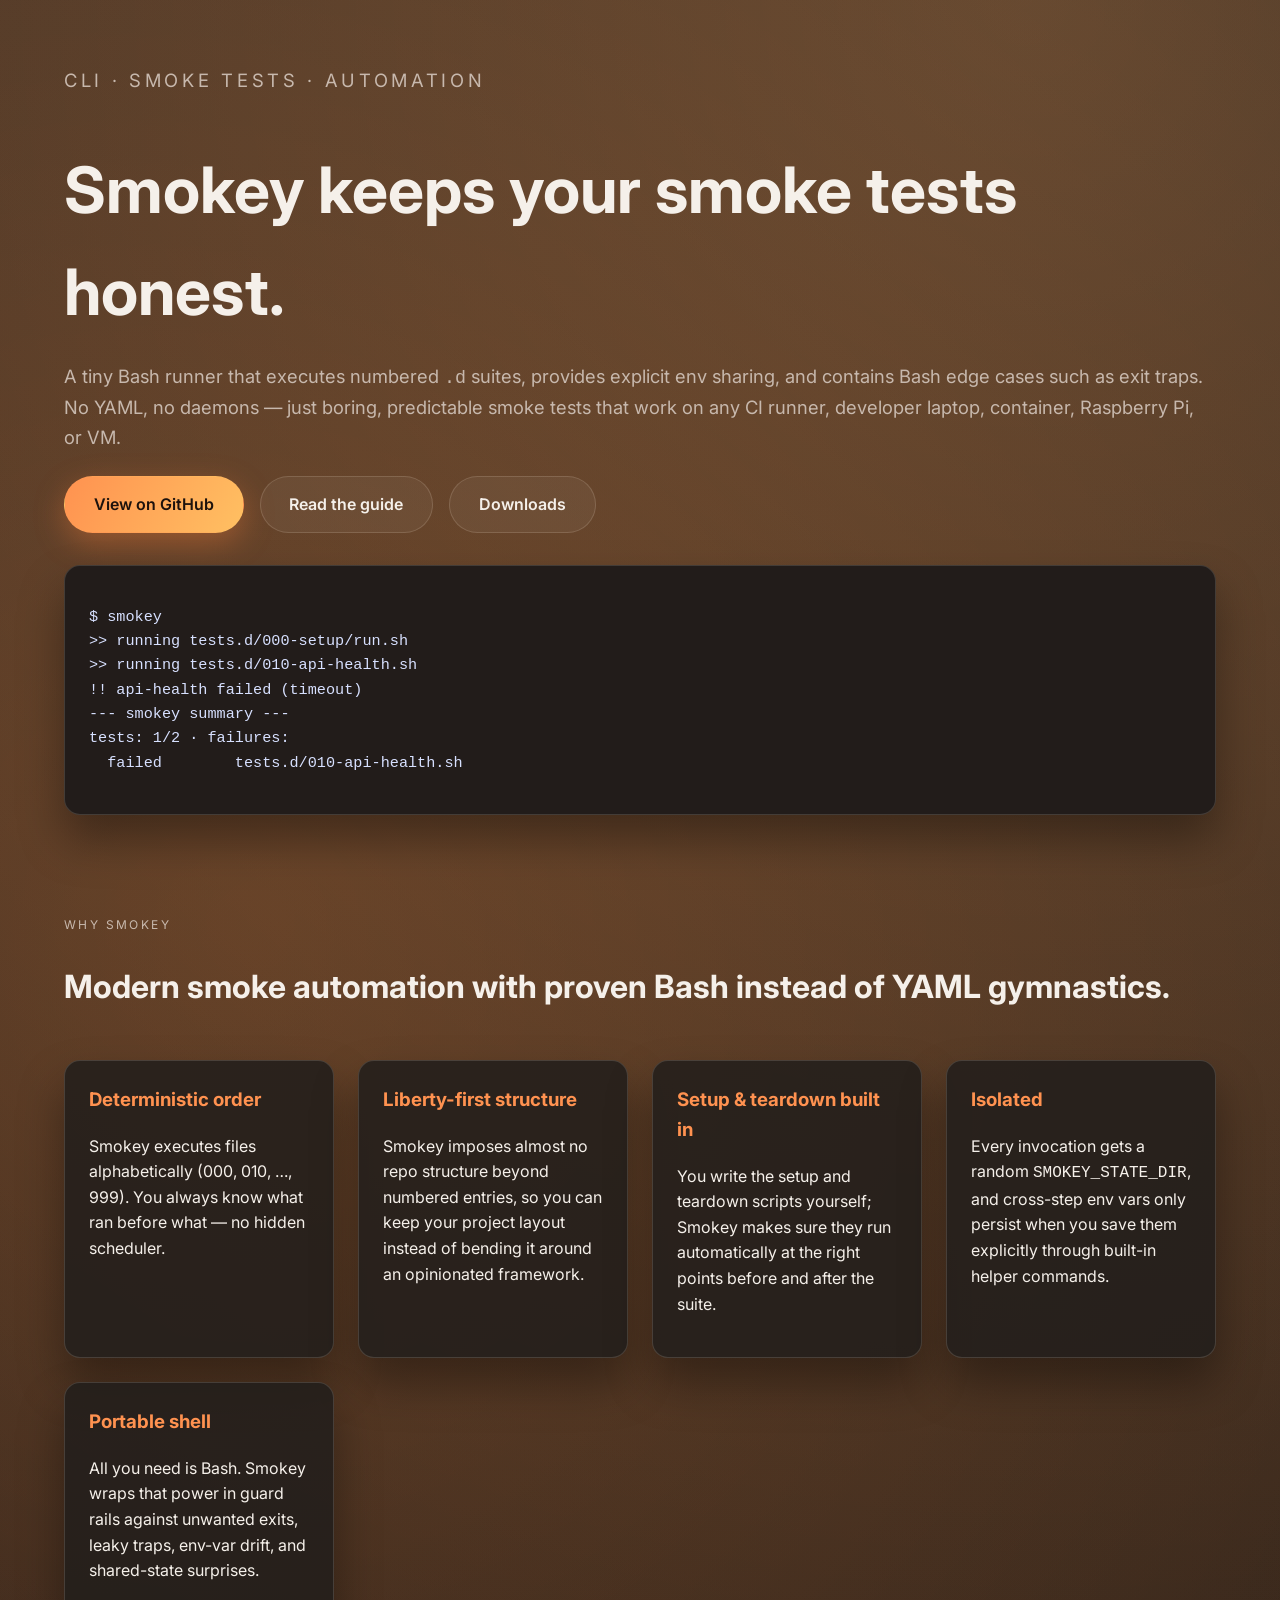
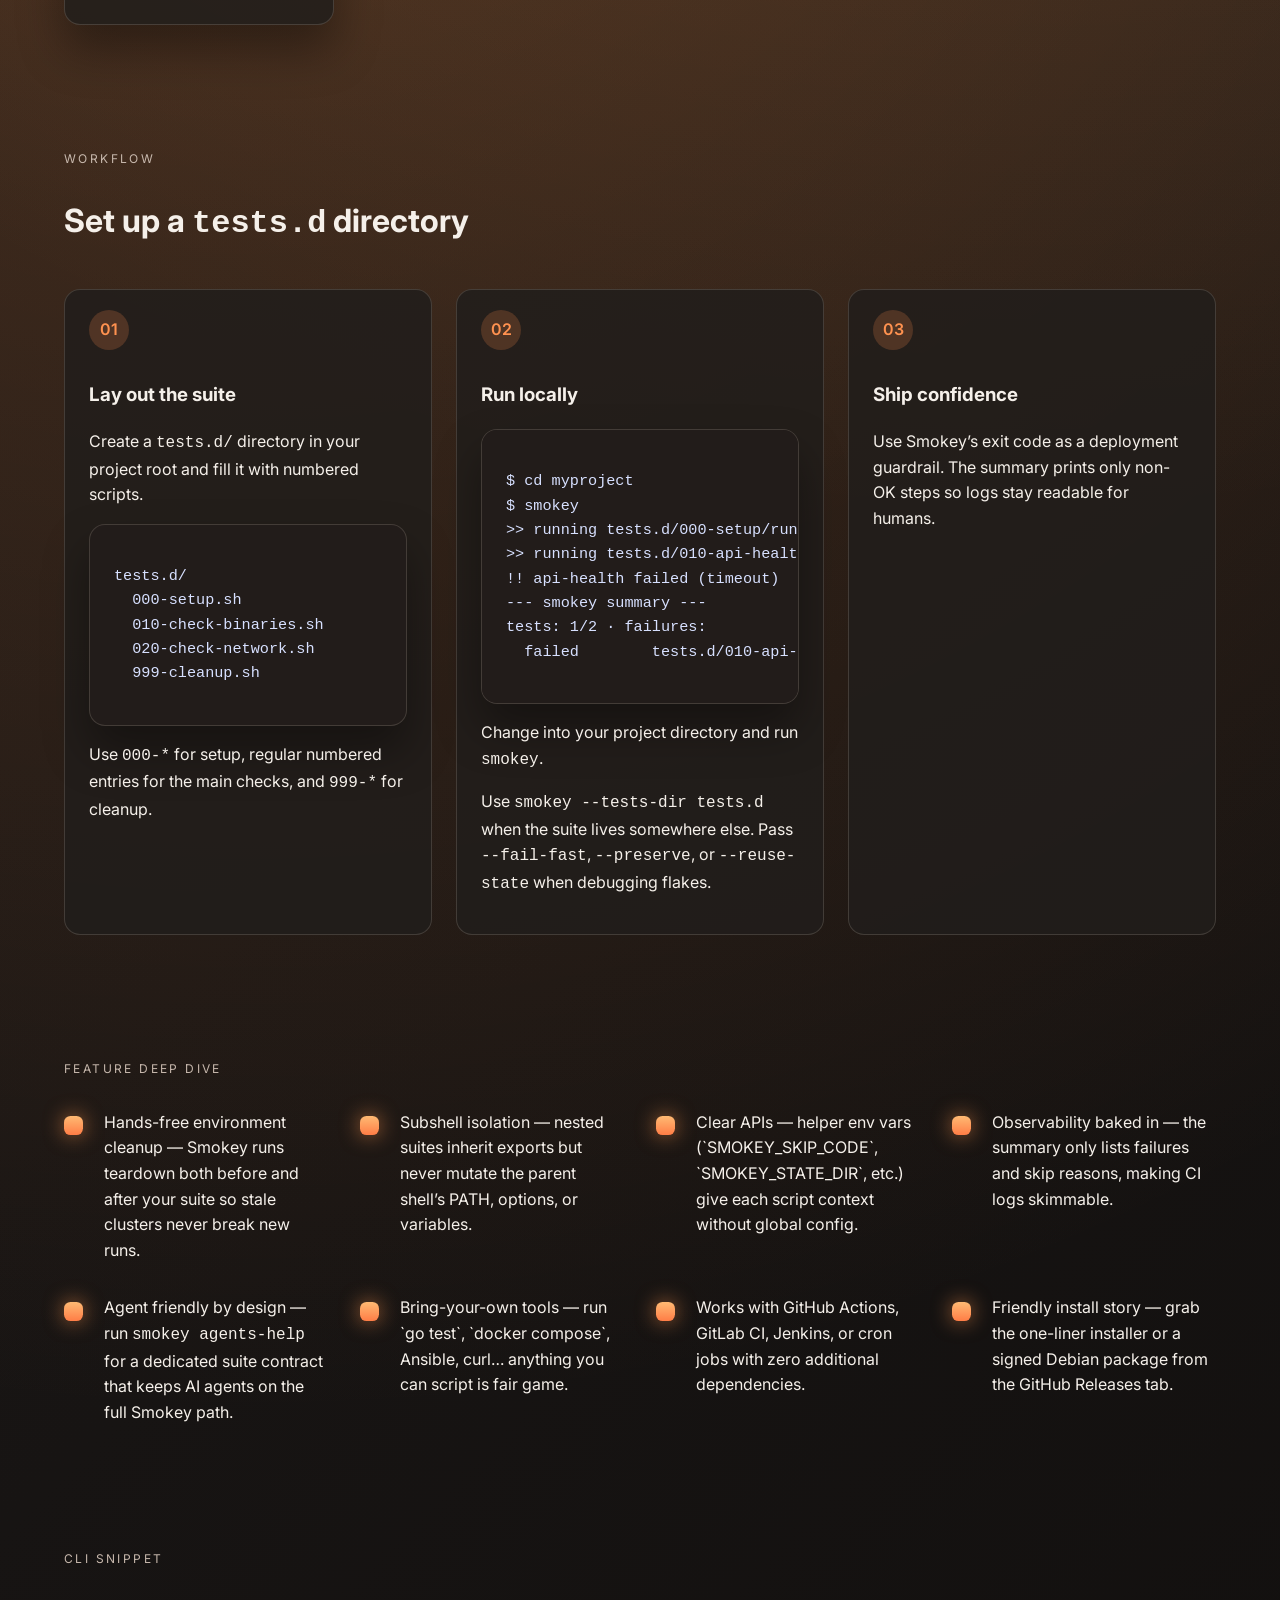
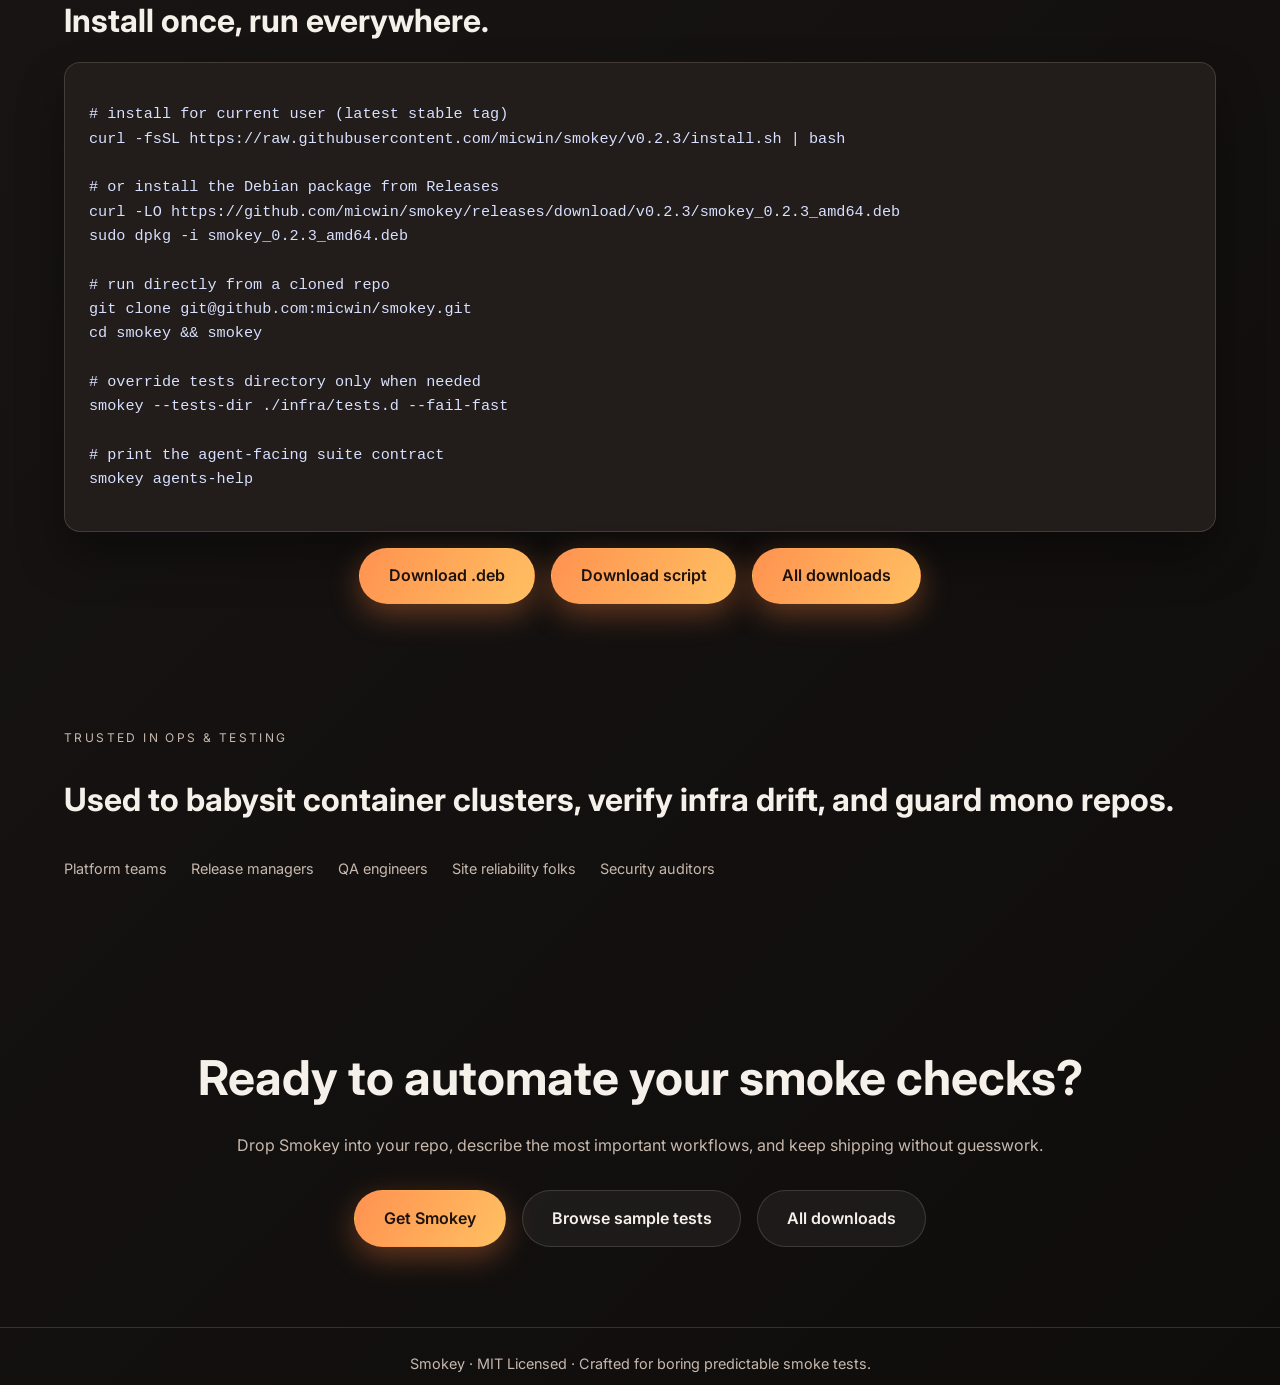
<file: index.html>
<!DOCTYPE html>
<html lang="en">
  <head>
    <meta charset="UTF-8" />
    <meta name="viewport" content="width=device-width, initial-scale=1.0" />
    <title>Smokey · Deterministic smoke tests for any project</title>
    <link rel="stylesheet" href="assets/style.css" />
    <link rel="preconnect" href="https://fonts.googleapis.com" />
    <link rel="preconnect" href="https://fonts.gstatic.com" crossorigin />
    <link href="https://fonts.googleapis.com/css2?family=Inter:wght@400;500;600;700&display=swap" rel="stylesheet" />
  </head>
  <body>
    <header>
      <div class="container hero">
        <div>
          <p class="tagline">CLI · smoke tests · automation</p>
          <h1>Smokey keeps your smoke tests honest.</h1>
          <p>
            A tiny Bash runner that executes numbered <code>.d</code> suites, provides explicit env sharing, and contains Bash edge cases such as exit traps.
            No YAML, no daemons — just boring, predictable smoke tests that work on any CI runner, developer laptop, container, Raspberry Pi, or VM.
          </p>
          <div class="hero-actions">
            <a class="btn btn-primary" href="https://github.com/micwin/smokey" target="_blank" rel="noopener">View on GitHub</a>
            <a class="btn btn-ghost" href="https://github.com/micwin/smokey#readme" target="_blank" rel="noopener">Read the guide</a>
            <a class="btn btn-ghost" href="downloads.html">Downloads</a>
          </div>
        </div>
        <div class="card code-block">
          <pre><code>$ smokey
>> running tests.d/000-setup/run.sh
>> running tests.d/010-api-health.sh
!! api-health failed (timeout)
--- smokey summary ---
tests: 1/2 · failures:
  failed        tests.d/010-api-health.sh</code></pre>
        </div>
      </div>
    </header>

    <section>
      <div class="container">
        <p class="tagline">Why Smokey</p>
        <h2 class="section-title">Modern smoke automation with proven Bash instead of YAML gymnastics.</h2>
        <div class="card-grid">
          <article class="card">
            <h3>Deterministic order</h3>
            <p>Smokey executes files alphabetically (000, 010, …, 999). You always know what ran before what — no hidden scheduler.</p>
          </article>
          <article class="card">
            <h3>Liberty-first structure</h3>
            <p>Smokey imposes almost no repo structure beyond numbered entries, so you can keep your project layout instead of bending it around an opinionated framework.</p>
          </article>
          <article class="card">
            <h3>Setup &amp; teardown built in</h3>
            <p>You write the setup and teardown scripts yourself; Smokey makes sure they run automatically at the right points before and after the suite.</p>
          </article>
          <article class="card">
            <h3>Isolated</h3>
            <p>Every invocation gets a random <code>SMOKEY_STATE_DIR</code>, and cross-step env vars only persist when you save them explicitly through built-in helper commands.</p>
          </article>
          <article class="card">
            <h3>Portable shell</h3>
            <p>All you need is Bash. Smokey wraps that power in guard rails against unwanted exits, leaky traps, env-var drift, and shared-state surprises.</p>
          </article>
        </div>
      </div>
    </section>

    <section>
      <div class="container">
        <p class="tagline">Workflow</p>
        <h2 class="section-title">Set up a <code>tests.d</code> directory</h2>
        <div class="steps">
          <div class="step">
            <span>01</span>
            <h3>Lay out the suite</h3>
            <p>Create a <code>tests.d/</code> directory in your project root and fill it with numbered scripts.</p>
            <div class="card code-block">
              <pre><code>tests.d/
  000-setup.sh
  010-check-binaries.sh
  020-check-network.sh
  999-cleanup.sh</code></pre>
            </div>
            <p>Use <code>000-*</code> for setup, regular numbered entries for the main checks, and <code>999-*</code> for cleanup.</p>
          </div>
          <div class="step">
            <span>02</span>
            <h3>Run locally</h3>
            <div class="card code-block">
          <pre><code>$ cd myproject
$ smokey
>> running tests.d/000-setup/run.sh
>> running tests.d/010-api-health.sh
!! api-health failed (timeout)
--- smokey summary ---
tests: 1/2 · failures:
  failed        tests.d/010-api-health.sh</code></pre>
        </div>

            <p>Change into your project directory and run <code>smokey</code>.</p>
            <p>Use <code>smokey --tests-dir tests.d</code> when the suite lives somewhere else. Pass <code>--fail-fast</code>, <code>--preserve</code>, or <code>--reuse-state</code> when debugging flakes.</p>
          </div>
          <div class="step">
            <span>03</span>
            <h3>Ship confidence</h3>
            <p>Use Smokey’s exit code as a deployment guardrail. The summary prints only non-OK steps so logs stay readable for humans.</p>
          </div>
        </div>
      </div>
    </section>

    <section>
      <div class="container">
        <p class="tagline">Feature deep dive</p>
        <div class="feature-list">
          <div class="feature">
            Hands-free environment cleanup — Smokey runs teardown both before and after your suite so stale clusters never break new runs.
          </div>
          <div class="feature">
            Subshell isolation — nested suites inherit exports but never mutate the parent shell’s PATH, options, or variables.
          </div>
          <div class="feature">
            Clear APIs — helper env vars (`SMOKEY_SKIP_CODE`, `SMOKEY_STATE_DIR`, etc.) give each script context without global config.
          </div>
          <div class="feature">
            Observability baked in — the summary only lists failures and skip reasons, making CI logs skimmable.
          </div>
          <div class="feature">
            Agent friendly by design — run <code>smokey agents-help</code> for a dedicated suite contract that keeps AI agents on the full Smokey path.
          </div>
          <div class="feature">
            Bring-your-own tools — run `go test`, `docker compose`, Ansible, curl… anything you can script is fair game.
          </div>
          <div class="feature">
            Works with GitHub Actions, GitLab CI, Jenkins, or cron jobs with zero additional dependencies.
          </div>
          <div class="feature">
            Friendly install story — grab the one-liner installer or a signed Debian package from the GitHub Releases tab.
          </div>
        </div>
      </div>
    </section>

    <section>
      <div class="container">
        <p class="tagline">CLI snippet</p>
        <h2 class="section-title">Install once, run everywhere.</h2>
        <div class="card code-block">
<pre><code># install for current user (latest stable tag)
curl -fsSL https://raw.githubusercontent.com/micwin/smokey/v0.2.3/install.sh | bash

# or install the Debian package from Releases
curl -LO https://github.com/micwin/smokey/releases/download/v0.2.3/smokey_0.2.3_amd64.deb
sudo dpkg -i smokey_0.2.3_amd64.deb

# run directly from a cloned repo
git clone git@github.com:micwin/smokey.git
cd smokey && smokey

# override tests directory only when needed
smokey --tests-dir ./infra/tests.d --fail-fast

# print the agent-facing suite contract
smokey agents-help</code></pre>
        </div>
        <div class="hero-actions hero-actions-centered" style="margin-top:1rem;">
          <a class="btn btn-primary" href="https://github.com/micwin/smokey/releases/download/v0.2.3/smokey_0.2.3_amd64.deb">Download .deb</a>
          <a class="btn btn-primary" href="https://github.com/micwin/smokey/releases/download/v0.2.3/smokey_0.2.3.sh">Download script</a>
          <a class="btn btn-primary" href="downloads.html">All downloads</a>
        </div>
      </div>
    </section>

    <section>
      <div class="container">
        <p class="tagline">Trusted in ops &amp; testing</p>
        <h2 class="section-title">Used to babysit container clusters, verify infra drift, and guard mono repos.</h2>
        <div class="logos">
          <span>Platform teams</span>
          <span>Release managers</span>
          <span>QA engineers</span>
          <span>Site reliability folks</span>
          <span>Security auditors</span>
        </div>
      </div>
    </section>

    <section class="cta">
      <div class="container">
        <h2>Ready to automate your smoke checks?</h2>
        <p>Drop Smokey into your repo, describe the most important workflows, and keep shipping without guesswork.</p>
        <div class="hero-actions" style="justify-content:center;">
          <a class="btn btn-primary" href="https://github.com/micwin/smokey" target="_blank" rel="noopener">Get Smokey</a>
          <a class="btn btn-ghost" href="https://github.com/micwin/smokey/tree/develop/tests.d" target="_blank" rel="noopener">Browse sample tests</a>
          <a class="btn btn-ghost" href="downloads.html">All downloads</a>
        </div>
      </div>
    </section>

    <footer>
      Smokey · MIT Licensed · Crafted for boring predictable smoke tests.
    </footer>
  </body>
</html>
</file>
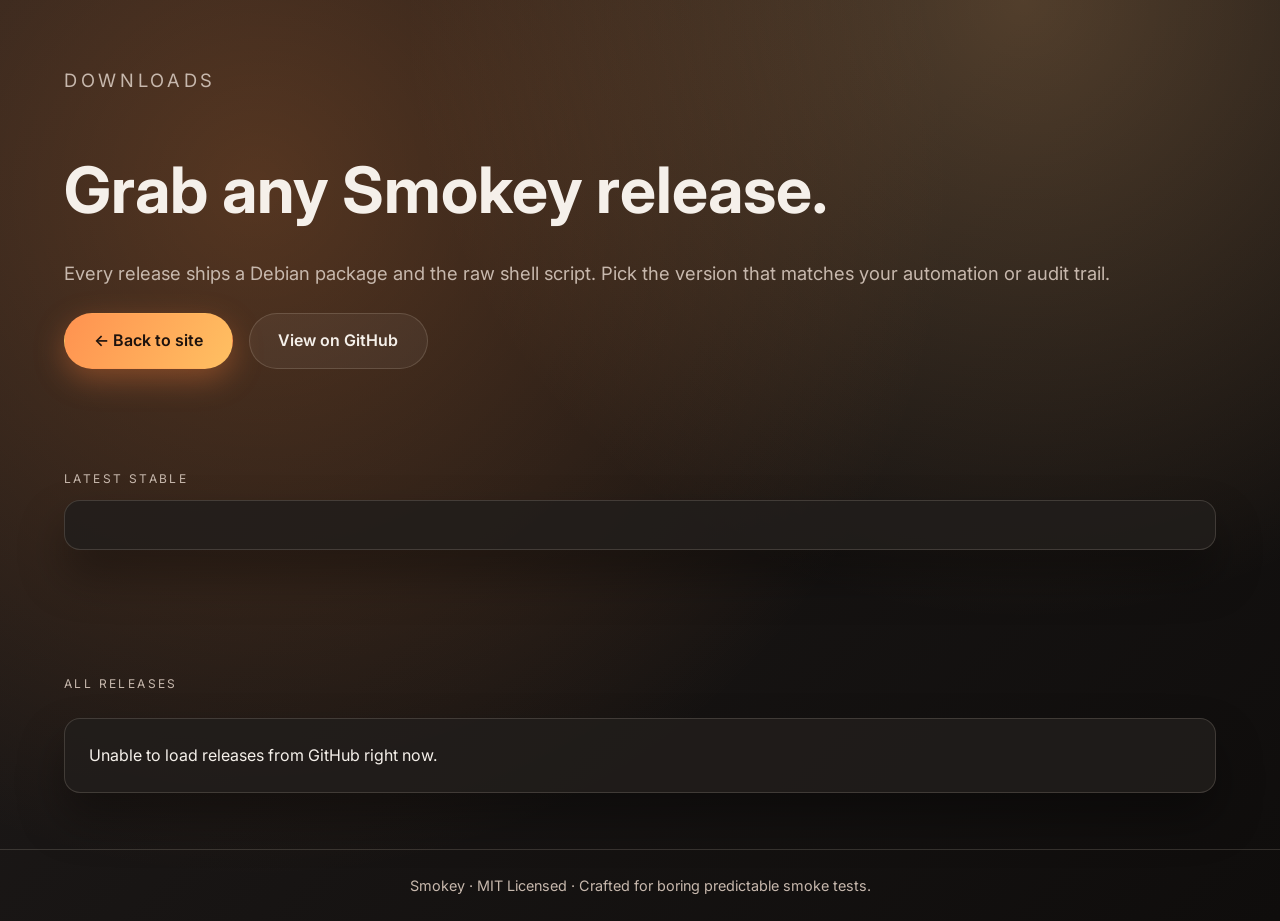
<file: downloads.html>
<!DOCTYPE html>
<html lang="en">
  <head>
    <meta charset="UTF-8" />
    <meta name="viewport" content="width=device-width, initial-scale=1.0" />
    <title>Smokey Downloads</title>
    <link rel="stylesheet" href="assets/style.css" />
    <link rel="preconnect" href="https://fonts.googleapis.com" />
    <link rel="preconnect" href="https://fonts.gstatic.com" crossorigin />
    <link href="https://fonts.googleapis.com/css2?family=Inter:wght@400;500;600;700&display=swap" rel="stylesheet" />
  </head>
  <body>
    <header>
      <div class="container hero">
        <div>
          <p class="tagline">Downloads</p>
          <h1>Grab any Smokey release.</h1>
          <p>Every release ships a Debian package and the raw shell script. Pick the version that matches your automation or audit trail.</p>
          <div class="hero-actions">
            <a class="btn btn-primary" href="index.html">← Back to site</a>
            <a class="btn btn-ghost" href="https://github.com/micwin/smokey/releases" target="_blank" rel="noopener">View on GitHub</a>
          </div>
        </div>
      </div>
    </header>

    <section>
      <div class="container">
        <p class="tagline">Latest stable</p>
        <div id="latest" class="card"></div>
      </div>
    </section>

    <section>
      <div class="container">
        <p class="tagline">All releases</p>
        <div id="releases" class="release-list"></div>
        <div id="releases-empty" class="card" style="display:none;">No releases detected yet. Check back soon.</div>
      </div>
    </section>

    <footer>
      Smokey · MIT Licensed · Crafted for boring predictable smoke tests.
    </footer>

    <script>
      const RELEASE_ENDPOINT = 'https://api.github.com/repos/micwin/smokey/releases?per_page=20';
      const latestContainer = document.getElementById('latest');
      const releasesContainer = document.getElementById('releases');
      const emptyState = document.getElementById('releases-empty');

      const scriptPattern = /smokey_\d+\.\d+\.\d+(?:\.sh)?$/;

      function formatRelease(release) {
        const version = release.tag_name;
        const date = new Date(release.published_at).toLocaleDateString();
        const deb = release.assets.find((a) => a.name.endsWith('_amd64.deb'));
        const script =
          release.assets.find((a) => a.name.endsWith('.sh')) ||
          release.assets.find((a) => scriptPattern.test(a.name));
        return { version, date, deb, script, url: release.html_url };
      }

      function buildCard(info, highlight=false) {
        const card = document.createElement('article');
        card.className = 'card release-card';
        card.innerHTML = `
          <div class="release-heading">
            <h3>${info.version}</h3>
            <span>${info.date}</span>
          </div>
          <div class="release-links">
            ${info.deb ? `<a class="btn btn-primary" href="${info.deb.browser_download_url}">Download .deb</a>` : ''}
            ${info.script ? `<a class="btn btn-ghost" href="${info.script.browser_download_url}">Download script</a>` : ''}
            <a class="release-notes" href="${info.url}" target="_blank" rel="noopener">Release notes →</a>
          </div>`;
        if (highlight) {
          card.classList.add('release-card-latest');
        }
        return card;
      }

      fetch(RELEASE_ENDPOINT)
        .then((res) => res.json())
        .then((releases) => {
          if (!Array.isArray(releases) || releases.length === 0) {
            emptyState.style.display = 'block';
            return;
          }
          const formatted = releases.map(formatRelease);
          latestContainer.appendChild(buildCard(formatted[0], true));
          formatted.forEach((info) => {
            releasesContainer.appendChild(buildCard(info));
          });
        })
        .catch(() => {
          emptyState.style.display = 'block';
          emptyState.textContent = 'Unable to load releases from GitHub right now.';
        });
    </script>
  </body>
</html>
</file>
<file: assets/style.css>
:root {
  --bg: #1b1918;
  --bg-alt: #24201f;
  --card-bg: rgba(34, 30, 28, 0.85);
  --primary: #ff9250;
  --accent: #ffc062;
  --muted: #c7b8ad;
  --text: #f5f0ea;
  --border: rgba(255, 237, 221, 0.15);
  --code-bg: #221c1a;
  font-size: 16px;
}

*,
*::before,
*::after {
  box-sizing: border-box;
}

body {
  margin: 0;
  font-family: "Inter", "Segoe UI", Roboto, sans-serif;
  background: radial-gradient(circle at 20% 20%, rgba(255, 140, 60, 0.25), transparent 55%),
    radial-gradient(circle at 80% 0%, rgba(255, 186, 115, 0.25), transparent 45%),
    linear-gradient(135deg, #201c1b 0%, #0f0d0c 100%);
  color: var(--text);
  min-height: 100vh;
  line-height: 1.6;
}

a {
  color: var(--accent);
  text-decoration: none;
}

a:hover {
  text-decoration: underline;
}

header {
  padding: 3rem 1.5rem 2rem;
}

.container {
  width: min(1200px, 90vw);
  margin: 0 auto;
}

.hero {
  display: grid;
  gap: 2rem;
  align-items: center;
}

.hero h1 {
  font-size: clamp(2.5rem, 6vw, 4rem);
  margin-bottom: 1rem;
}

.hero p {
  font-size: 1.15rem;
  color: var(--muted);
}

.hero-actions {
  display: flex;
  flex-wrap: wrap;
  gap: 1rem;
  margin-top: 1.5rem;
}

.hero-actions-centered {
  justify-content: center;
}

.btn {
  padding: 0.9rem 1.8rem;
  border-radius: 999px;
  border: 1px solid transparent;
  font-weight: 600;
  transition: transform 0.2s, box-shadow 0.2s;
}

.btn-primary {
  background: linear-gradient(120deg, var(--primary), var(--accent));
  color: #1d120d;
  box-shadow: 0 10px 30px rgba(255, 130, 60, 0.35);
}

.btn-ghost {
  border-color: var(--border);
  color: var(--text);
  background: rgba(255, 255, 255, 0.05);
}

.btn:hover {
  transform: translateY(-2px);
}

.card-grid {
  display: grid;
  grid-template-columns: repeat(auto-fit, minmax(240px, 1fr));
  gap: 1.5rem;
  margin-top: 3rem;
}

.card {
  background: var(--card-bg);
  padding: 1.5rem;
  border-radius: 1rem;
  border: 1px solid var(--border);
  box-shadow: 0 25px 45px rgba(0, 0, 0, 0.35);
}

.card h3 {
  margin-top: 0;
  color: var(--primary);
}

section {
  padding: 3.5rem 1.5rem;
}

.section-title {
  font-size: 2rem;
  margin-bottom: 1rem;
}

.tagline {
  text-transform: uppercase;
  letter-spacing: 0.2em;
  font-size: 0.75rem;
  color: var(--muted);
}

.feature-list {
  display: grid;
  grid-template-columns: repeat(auto-fit, minmax(260px, 1fr));
  gap: 2rem;
  margin-top: 2rem;
}

.feature {
  position: relative;
  padding-left: 2.5rem;
}

.feature::before {
  content: "";
  position: absolute;
  top: 0.4rem;
  left: 0;
  width: 1.2rem;
  height: 1.2rem;
  border-radius: 0.4rem;
  background: linear-gradient(180deg, rgba(255, 186, 115, 1), rgba(255, 125, 70, 1));
  box-shadow: 0 0 20px rgba(255, 150, 80, 0.65);
}

.code-block {
  background: var(--code-bg);
  border-radius: 1rem;
  padding: 1.5rem;
  border: 1px solid var(--border);
  font-family: "JetBrains Mono", "Fira Code", monospace;
  font-size: 0.95rem;
  overflow-x: auto;
  color: #d7e0ff;
}

.steps {
  display: grid;
  grid-template-columns: repeat(auto-fit, minmax(220px, 1fr));
  gap: 1.5rem;
  margin-top: 2.5rem;
}

.step {
  background: var(--card-bg);
  padding: 1.25rem 1.5rem;
  border-radius: 1rem;
  border: 1px solid var(--border);
}

.step span {
  display: inline-flex;
  width: 2.5rem;
  height: 2.5rem;
  border-radius: 999px;
  align-items: center;
  justify-content: center;
  background: rgba(255, 138, 74, 0.2);
  color: var(--primary);
  font-weight: 600;
  margin-bottom: 0.75rem;
}

.logos {
  display: flex;
  flex-wrap: wrap;
  gap: 1.5rem;
  margin-top: 2rem;
  color: var(--muted);
  font-size: 0.9rem;
}

.cta {
  text-align: center;
  padding: 4rem 1.5rem 5rem;
}

.cta h2 {
  font-size: clamp(2rem, 5vw, 3rem);
  margin-bottom: 1rem;
}

.cta p {
  color: var(--muted);
  margin-bottom: 2rem;
}

footer {
  border-top: 1px solid var(--border);
  padding: 1.5rem;
  text-align: center;
  color: var(--muted);
  font-size: 0.9rem;
}

.release-list {
  display: grid;
  grid-template-columns: repeat(auto-fit, minmax(280px, 1fr));
  gap: 1.5rem;
  margin-top: 1.5rem;
}

.release-card .release-heading {
  display: flex;
  justify-content: space-between;
  align-items: baseline;
  margin-bottom: 1rem;
}

.release-card .release-heading h3 {
  margin: 0;
}

.release-card .release-links {
  display: flex;
  flex-wrap: wrap;
  gap: 0.75rem;
  align-items: center;
}

.release-card .release-notes {
  font-size: 0.9rem;
  color: var(--accent);
}

.release-card-latest {
  border-color: var(--accent);
  box-shadow: 0 0 25px rgba(90, 209, 255, 0.15);
}

@media (max-width: 600px) {
  .hero-actions {
    flex-direction: column;
  }
}
</file>
